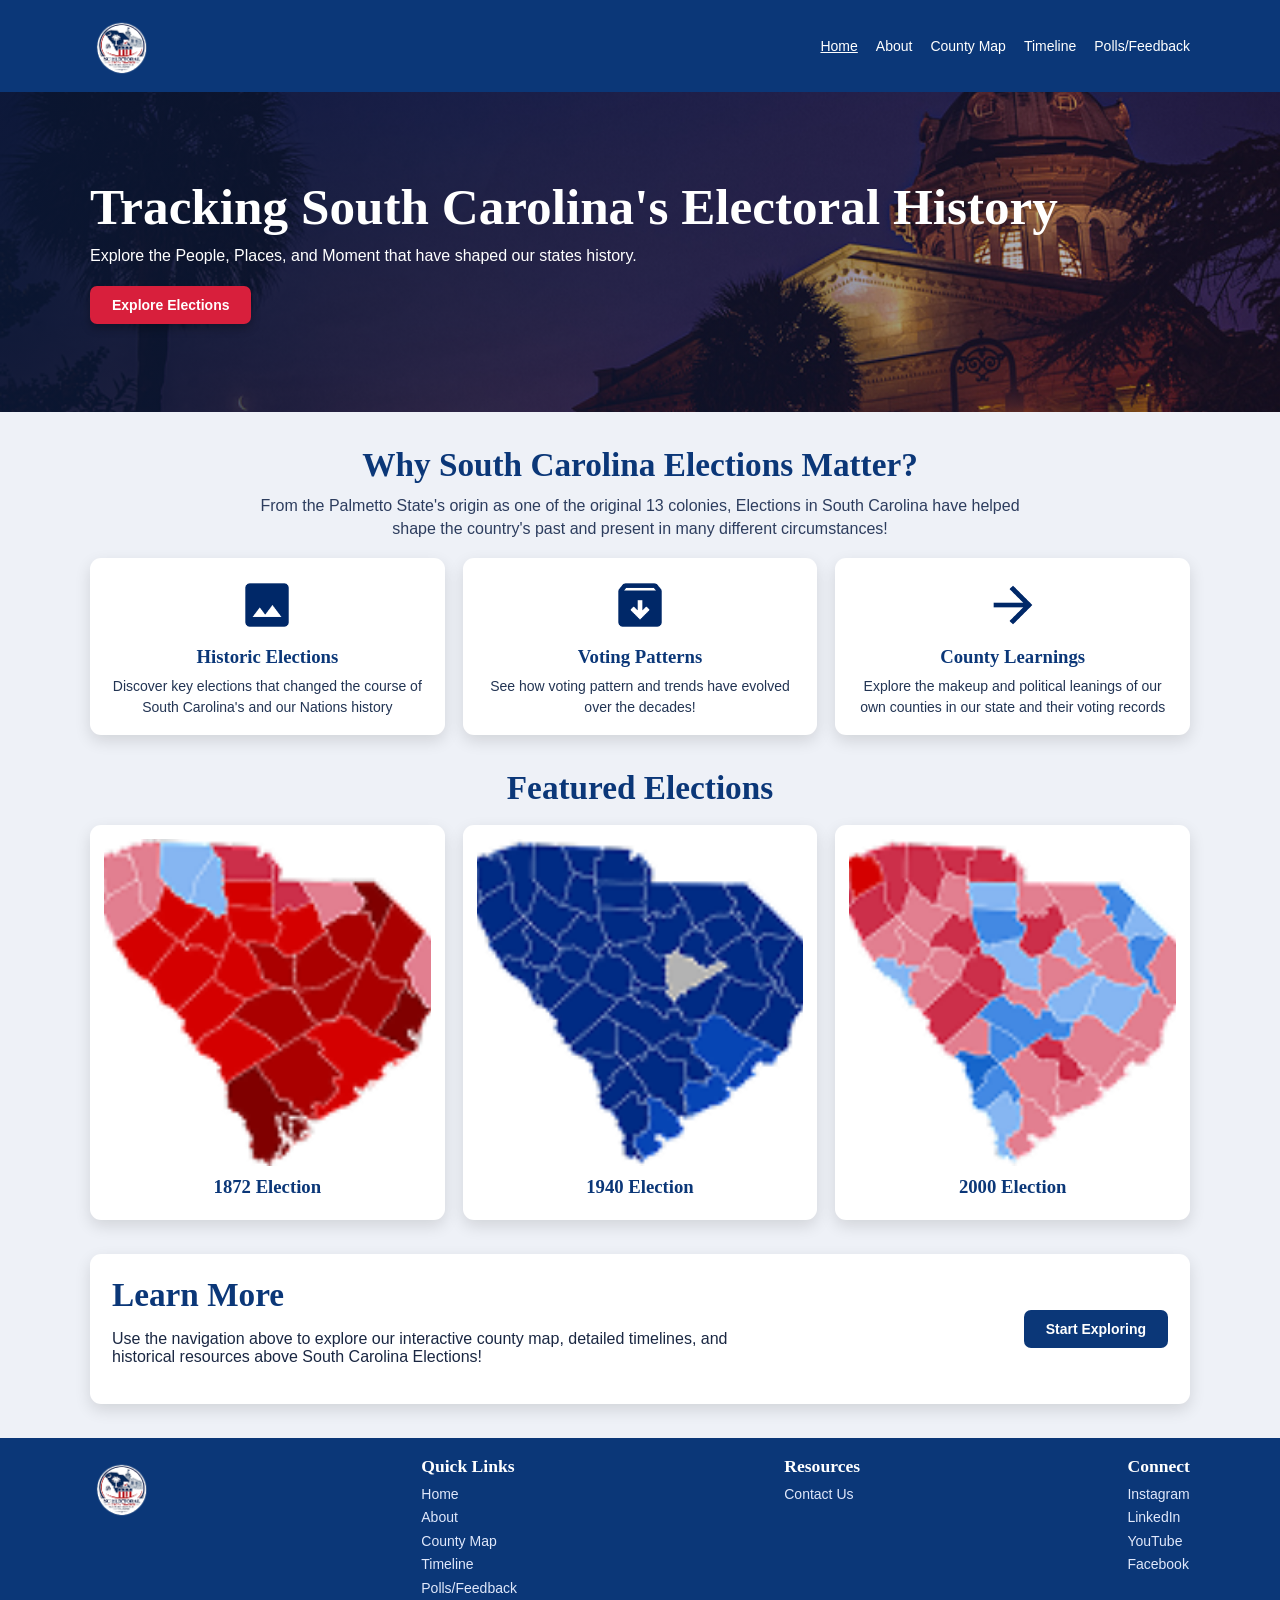
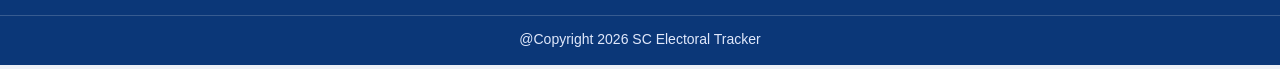
<file: index.html>
<!DOCTYPE html>
<html lang="en">
<head>
    <!-- Author: Mark Teague | Assignment: SC Electoral Tracker | Date: June 2026 -->
    <meta charset="UTF-8">
    <meta name="viewport" content="width=device-width, initial-scale=1.0">
    <title>SC Electoral Tracker | Home</title>
    <link rel="stylesheet" href="styles.css" type="text/css">
</head>
<body>

<header class="topbar">
    <div class="nav-wrap">
        <a class="brand" href="index.html">
            <img src="images/logo.png" alt="SC Electoral Tracker Logo">
        </a>

        <nav class="nav">
            <a href="index.html" class="active">Home</a>
            <a href="about.html">About</a>
            <a href="county-map.html">County Map</a>
            <a href="timeline.html">Timeline</a>
            <a href="polls.html">Polls/Feedback</a>
        </nav>
    </div>
</header>

<main>

    <section class="hero hero-home">
        <div class="hero-overlay"></div>
        <div class="hero-content">
            <h1>Tracking South Carolina's Electoral History</h1>
            <p>Explore the People, Places, and Moment that have shaped our states history.</p>
            <a class="btn btn-red" href="about.html" style="box-shadow: 0 4px 10px rgba(0,0,0,0.3);">
                Explore Elections
            </a>
        </div>
    </section>

    <section class="section">
        <h2>Why South Carolina Elections Matter?</h2>

        <p class="section-intro">
            From the Palmetto State's origin as one of the original 13 colonies,
            Elections in South Carolina have helped shape the country's past
            and present in many different circumstances!
        </p>

        <div class="feature-grid">

            <article class="feature-card">
                <img src="images/feature-history.png" alt="Historic Elections icon">
                <h3>Historic Elections</h3>
                <p>
                    Discover key elections that changed the course of South Carolina's
                    and our Nations history
                </p>
            </article>

            <article class="feature-card">
                <img src="images/feature-patterns.png" alt="Voting Patterns icon">
                <h3>Voting Patterns</h3>
                <p>
                    See how voting pattern and trends have evolved over the decades!
                </p>
            </article>

            <article class="feature-card">
                <img src="images/feature-county.png" alt="County Learning icon">
                <h3>County Learnings</h3>
                <p>
                    Explore the makeup and political leanings of our own counties
                    in our state and their voting records
                </p>
            </article>

        </div>
    </section>

    <section class="section">
        <h2>Featured Elections</h2>

        <div class="election-grid">

            <a class="region-link" href="#">
                <article class="election-card">
                    <img src="images/election-1872.png" alt="1872 Election map">
                    <h3>1872 Election</h3>
                </article>
            </a>

            <a class="region-link" href="#">
                <article class="election-card">
                    <img src="images/election-1940.png" alt="1940 Election map">
                    <h3>1940 Election</h3>
                </article>
            </a>

            <a class="region-link" href="#">
                <article class="election-card">
                    <img src="images/election-2000.png" alt="2000 Election map">
                    <h3>2000 Election</h3>
                </article>
            </a>

        </div>
    </section>

    <section class="section">
        <div class="callout">

            <div>
                <h2>Learn More</h2>
                <p>
                    Use the navigation above to explore our interactive county map,
                    detailed timelines, and historical resources above South Carolina Elections!
                </p>
            </div>

            <a class="btn btn-blue" href="county-map.html">
                Start Exploring
            </a>

        </div>
    </section>

</main>

<footer class="footer">

    <div class="footer-wrap">

        <div>
            <img class="footer-logo"
                 src="images/logo.png"
                 alt="SC Electoral Tracker Logo">
        </div>

        <div>
            <h3>Quick Links</h3>
            <a href="index.html">Home</a>
            <a href="about.html">About</a>
            <a href="county-map.html">County Map</a>
            <a href="timeline.html">Timeline</a>
            <a href="polls.html">Polls/Feedback</a>
        </div>

        <div>
            <h3>Resources</h3>
            <a href="#">Contact Us</a>
        </div>

        <div>
            <h3>Connect</h3>
            <p>Instagram</p>
            <p>LinkedIn</p>
            <p>YouTube</p>
            <p>Facebook</p>
        </div>

    </div>

    <p class="copyright">
        @Copyright 2026 SC Electoral Tracker
    </p>

</footer>

</body>
</html>
</file>
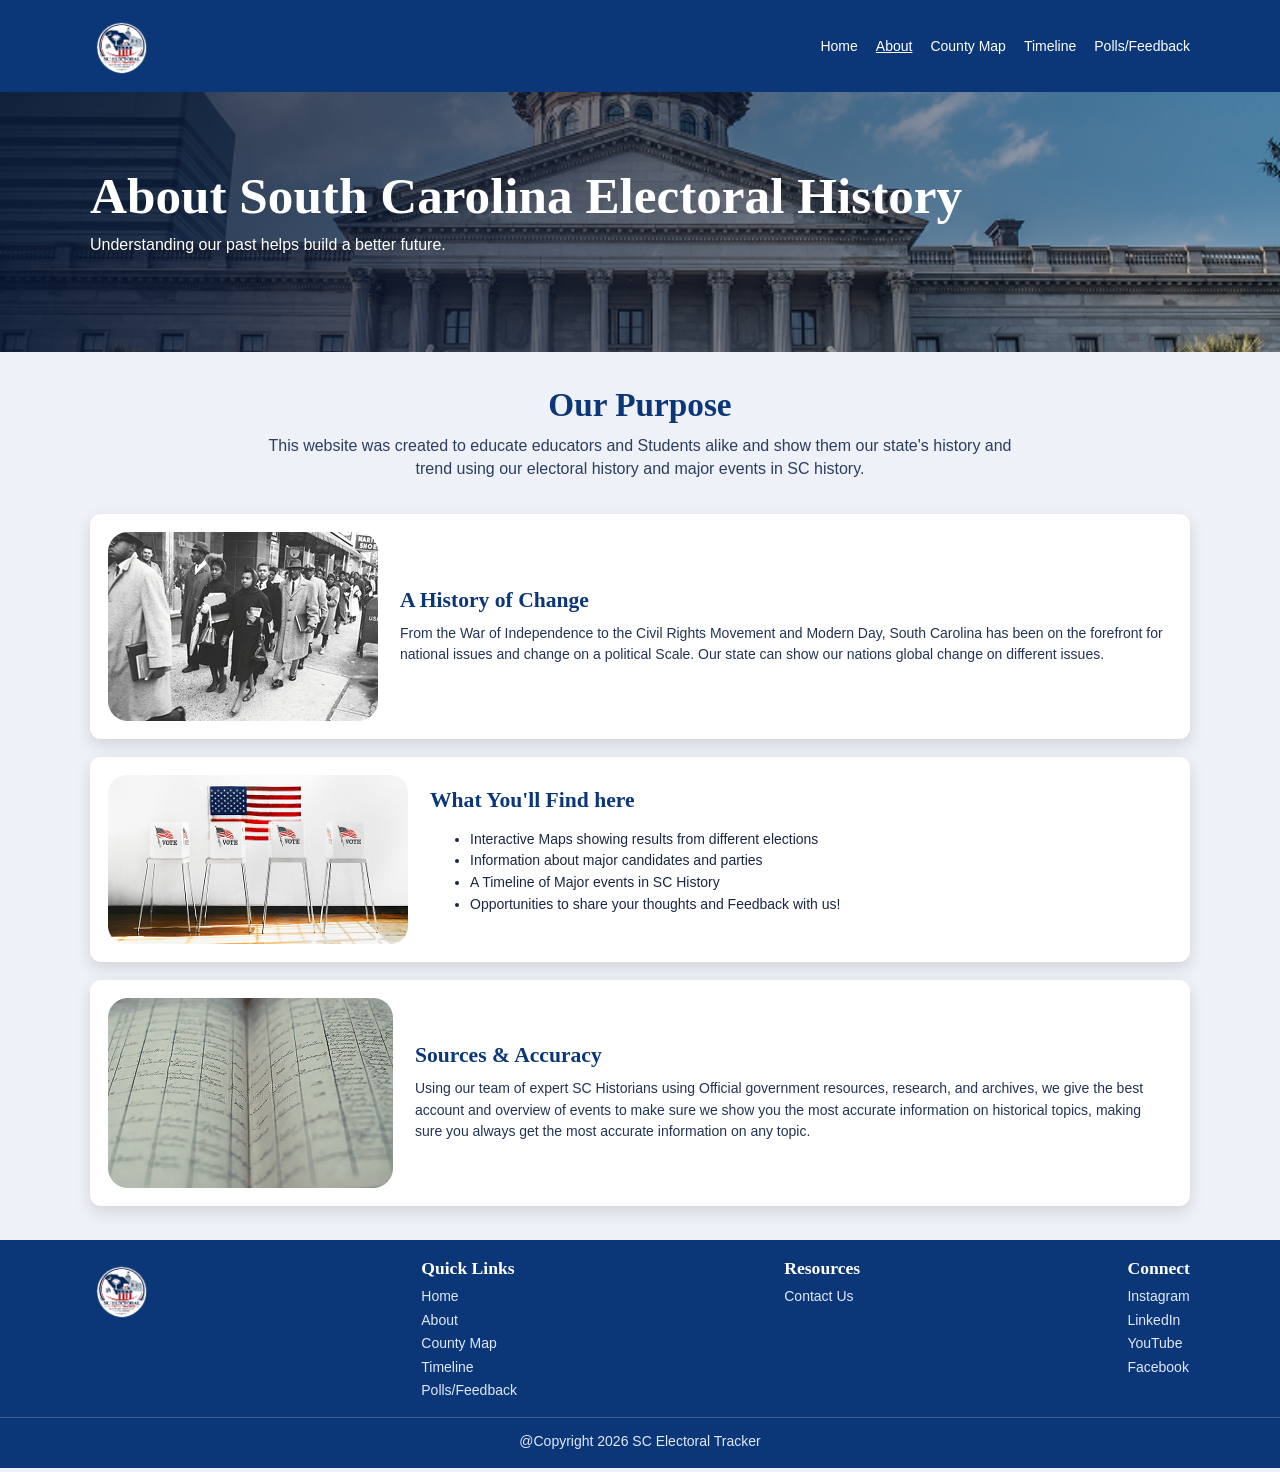
<file: about.html>
<!DOCTYPE html>
<html lang="en">
<head>
    <!-- Author: Mark Teague | Assignment: SC Electoral Tracker | Date: June 2026 -->
    <meta charset="UTF-8">
    <meta name="viewport" content="width=device-width, initial-scale=1.0">
    <title>SC Electoral Tracker | About</title>
    <link rel="stylesheet" href="styles.css" type="text/css">

    <style>
        .about-note {
            margin-top: 8px;
            font-size: 14px;
        }
    </style>
</head>
<body>

<header class="topbar">
    <div class="nav-wrap">
        <a class="brand" href="index.html">
            <img src="images/logo.png" alt="SC Electoral Tracker Logo">
        </a>

        <nav class="nav">
            <a href="index.html">Home</a>
            <a href="about.html" class="active">About</a>
            <a href="county-map.html">County Map</a>
            <a href="timeline.html">Timeline</a>
            <a href="polls.html">Polls/Feedback</a>
        </nav>
    </div>
</header>

<main>
    <section class="hero hero-about">
        <div class="hero-overlay"></div>
        <div class="hero-content">
            <h1>About South Carolina Electoral History</h1>
            <p>Understanding our past helps build a better future.</p>
        </div>
    </section>

    <section class="section">
        <h2>Our Purpose</h2>
        <p class="section-intro">
            This website was created to educate educators and Students alike and show them our state's history and trend using our electoral history and major events in SC history.
        </p>
    </section>

    <div class="section">
        <article class="info-card">
            <img src="images/about-history.png" alt="Civil Rights movement in South Carolina">
            <div>
                <h3>A History of Change</h3>
                <p>
                    From the War of Independence to the Civil Rights Movement and Modern Day, South Carolina has been on the forefront for national issues and change on a political Scale. Our state can show our nations global change on different issues.
                </p>
            </div>
        </article>

        <article class="info-card" style="margin-top: 18px;">
            <img src="images/about-booth.png" alt="Voting booths and American flag">
            <div>
                <h3>What You'll Find here</h3>
                <ul>
                    <li>Interactive Maps showing results from different elections</li>
                    <li>Information about major candidates and parties</li>
                    <li>A Timeline of Major events in SC History</li>
                    <li>Opportunities to share your thoughts and Feedback with us!</li>
                </ul>
            </div>
        </article>

        <article class="info-card" style="margin-top: 18px;">
            <img src="images/about-records.png" alt="Historical records ledger">
            <div>
                <h3>Sources &amp; Accuracy</h3>
                <p>
                    Using our team of expert SC Historians using Official government resources, research, and archives, we give the best account and overview of events to make sure we show you the most accurate information on historical topics, making sure you always get the most accurate information on any topic.
                </p>
            </div>
        </article>
    </div>
</main>

<footer class="footer">
    <div class="footer-wrap">
        <div>
            <img class="footer-logo" src="images/logo.png" alt="SC Electoral Tracker Logo">
        </div>

        <div>
            <h3>Quick Links</h3>
            <a href="index.html">Home</a>
            <a href="about.html">About</a>
            <a href="county-map.html">County Map</a>
            <a href="timeline.html">Timeline</a>
            <a href="polls.html">Polls/Feedback</a>
        </div>

        <div>
            <h3>Resources</h3>
            <a href="#">Contact Us</a>
        </div>

        <div>
            <h3>Connect</h3>
            <p>Instagram</p>
            <p>LinkedIn</p>
            <p>YouTube</p>
            <p>Facebook</p>
        </div>
    </div>

    <p class="copyright">@Copyright 2026 SC Electoral Tracker</p>
</footer>

</body>
</html>
</file>
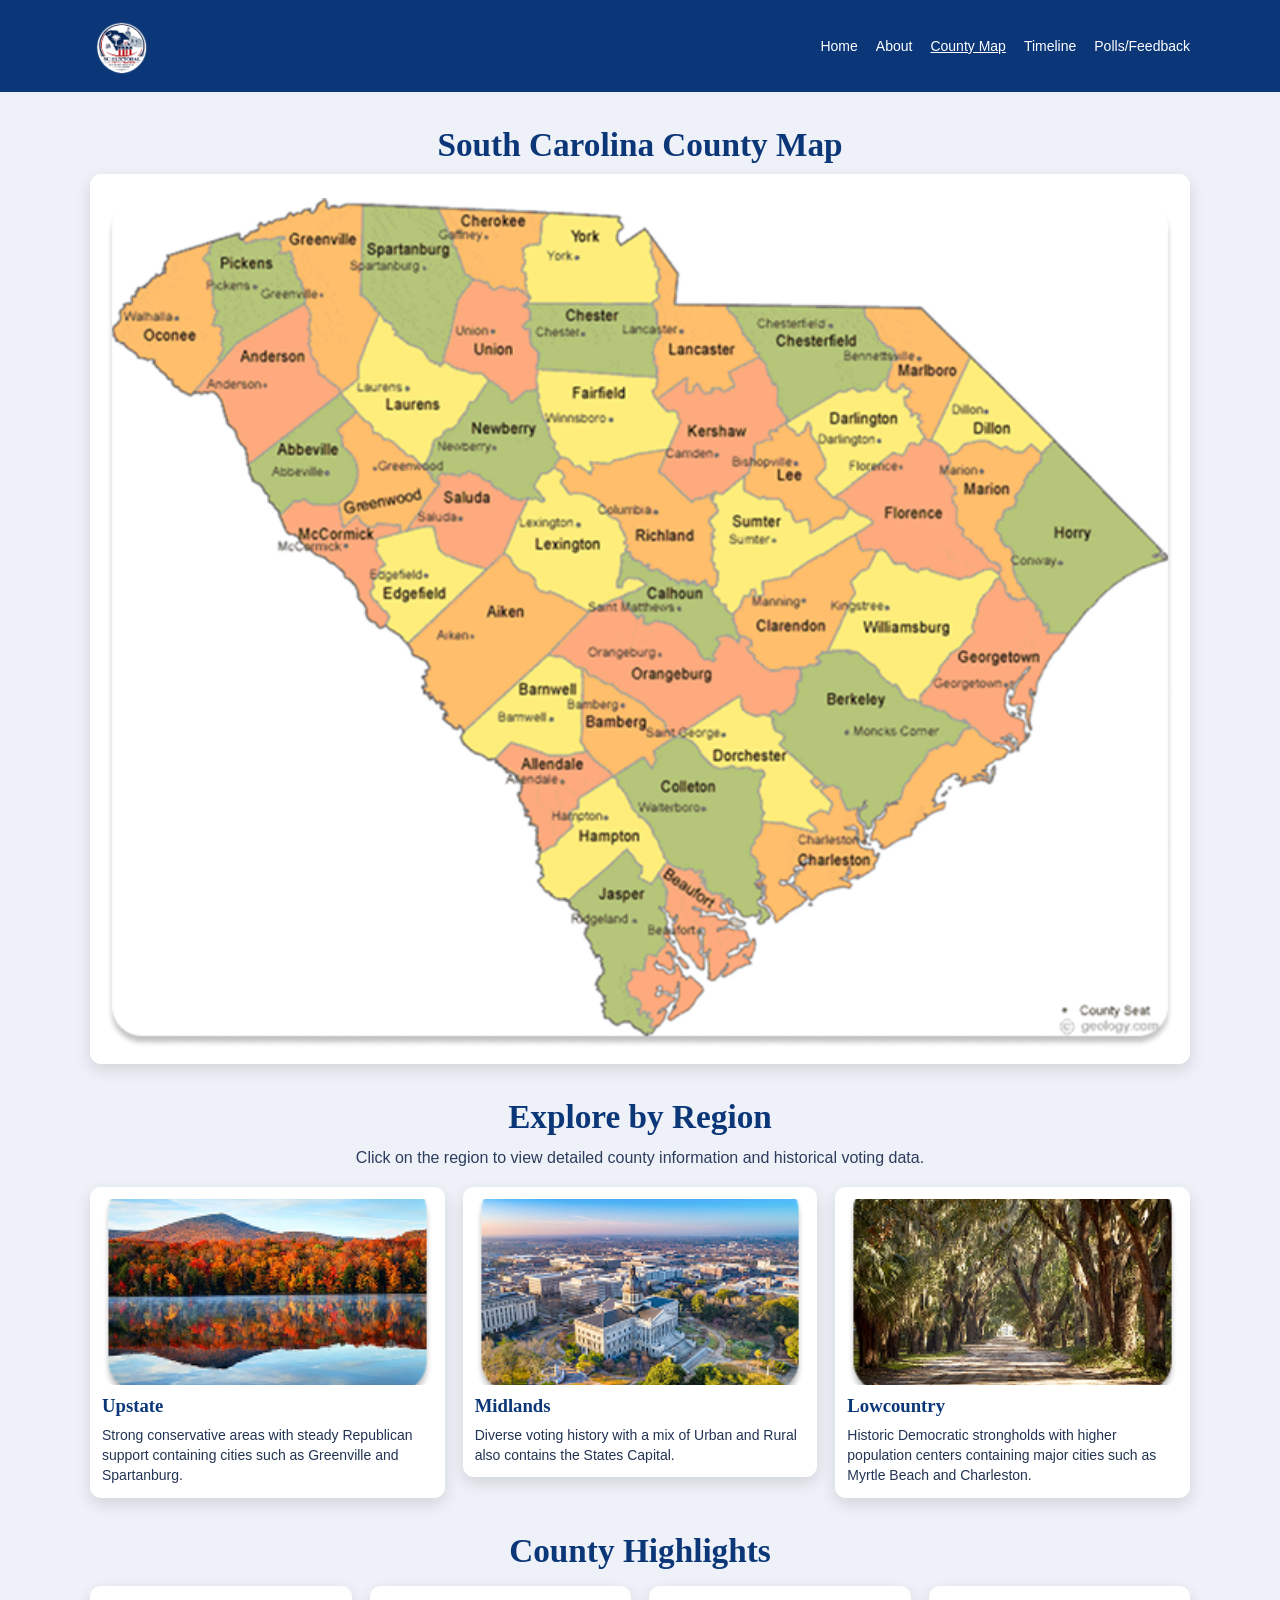
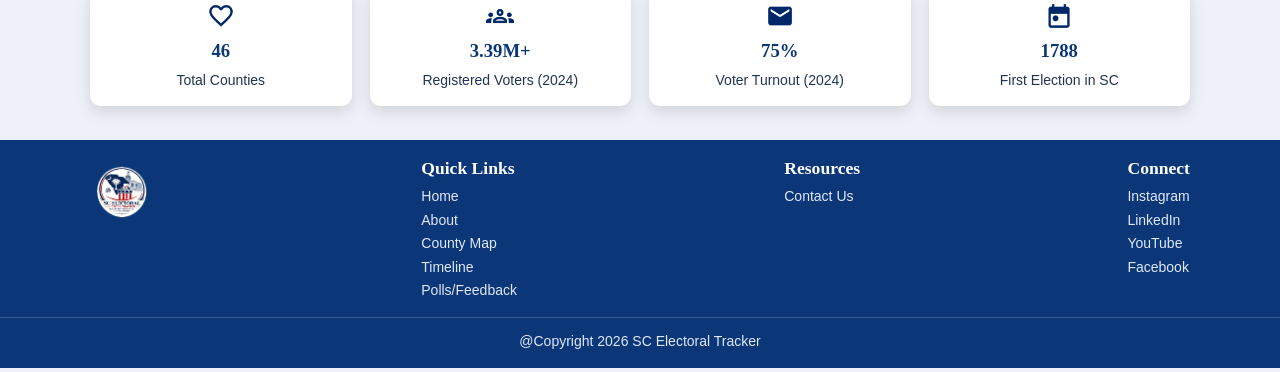
<file: county-map.html>
<!DOCTYPE html>
<html lang="en">
<head>
    <!-- Author: Mark Teague | Assignment: SC Electoral Tracker | Date: June 2026 -->
    <meta charset="UTF-8">
    <meta name="viewport" content="width=device-width, initial-scale=1.0">
    <title>SC Electoral Tracker | County Map</title>
    <link rel="stylesheet" href="styles.css" type="text/css">
</head>
<body>

<header class="topbar">
    <div class="nav-wrap">
        <a class="brand" href="index.html">
            <img src="images/logo.png" alt="SC Electoral Tracker Logo">
        </a>

        <nav class="nav">
            <a href="index.html">Home</a>
            <a href="about.html">About</a>
            <a href="county-map.html" class="active">County Map</a>
            <a href="timeline.html">Timeline</a>
            <a href="polls.html">Polls/Feedback</a>
        </nav>
    </div>
</header>

<main>

    <section class="section">
        <h2>South Carolina County Map</h2>

        <div class="map-card">
            <a href="#upstate">
                <img src="images/county-map.png" alt="South Carolina county map">
            </a>
        </div>
    </section>

    <section class="section">

        <h2>Explore by Region</h2>

        <p class="section-intro">
            Click on the region to view detailed county information and historical voting data.
        </p>

        <div class="region-grid">

            <a class="region-link" href="#upstate">
                <article class="region-card" id="upstate">
                    <img src="images/upstate.png" alt="Upstate region">
                    <h3>Upstate</h3>
                    <p>
                        Strong conservative areas with steady Republican support
                        containing cities such as Greenville and Spartanburg.
                    </p>
                </article>
            </a>

            <a class="region-link" href="#midlands">
                <article class="region-card" id="midlands">
                    <img src="images/midlands.png" alt="Midlands region">
                    <h3>Midlands</h3>
                    <p>
                        Diverse voting history with a mix of Urban and Rural
                        also contains the States Capital.
                    </p>
                </article>
            </a>

            <a class="region-link" href="#lowcountry">
                <article class="region-card" id="lowcountry">
                    <img src="images/lowcountry.png" alt="Lowcountry region">
                    <h3>Lowcountry</h3>
                    <p>
                        Historic Democratic strongholds with higher population
                        centers containing major cities such as Myrtle Beach and Charleston.
                    </p>
                </article>
            </a>

        </div>

    </section>

    <section class="section">

        <h2>County Highlights</h2>

        <div class="highlight-grid">

            <article class="highlight-card">
                <img src="images/favorite.png" alt="Total counties icon">
                <h3>46</h3>
                <p>Total Counties</p>
            </article>

            <article class="highlight-card">
                <img src="images/groups.png" alt="Registered voters icon">
                <h3>3.39M+</h3>
                <p>Registered Voters (2024)</p>
            </article>

            <article class="highlight-card">
                <img src="images/mail.png" alt="Voter turnout icon">
                <h3>75%</h3>
                <p>Voter Turnout (2024)</p>
            </article>

            <article class="highlight-card">
                <img src="images/today.png" alt="First election icon">
                <h3>1788</h3>
                <p>First Election in SC</p>
            </article>

        </div>

    </section>

</main>

<footer class="footer">
    <div class="footer-wrap">

        <div>
            <img class="footer-logo"
                 src="images/logo.png"
                 alt="SC Electoral Tracker Logo">
        </div>

        <div>
            <h3>Quick Links</h3>
            <a href="index.html">Home</a>
            <a href="about.html">About</a>
            <a href="county-map.html">County Map</a>
            <a href="timeline.html">Timeline</a>
            <a href="polls.html">Polls/Feedback</a>
        </div>

        <div>
            <h3>Resources</h3>
            <a href="#">Contact Us</a>
        </div>

        <div>
            <h3>Connect</h3>
            <p>Instagram</p>
            <p>LinkedIn</p>
            <p>YouTube</p>
            <p>Facebook</p>
        </div>

    </div>

    <p class="copyright">
        @Copyright 2026 SC Electoral Tracker
    </p>
</footer>

</body>
</html>
</file>
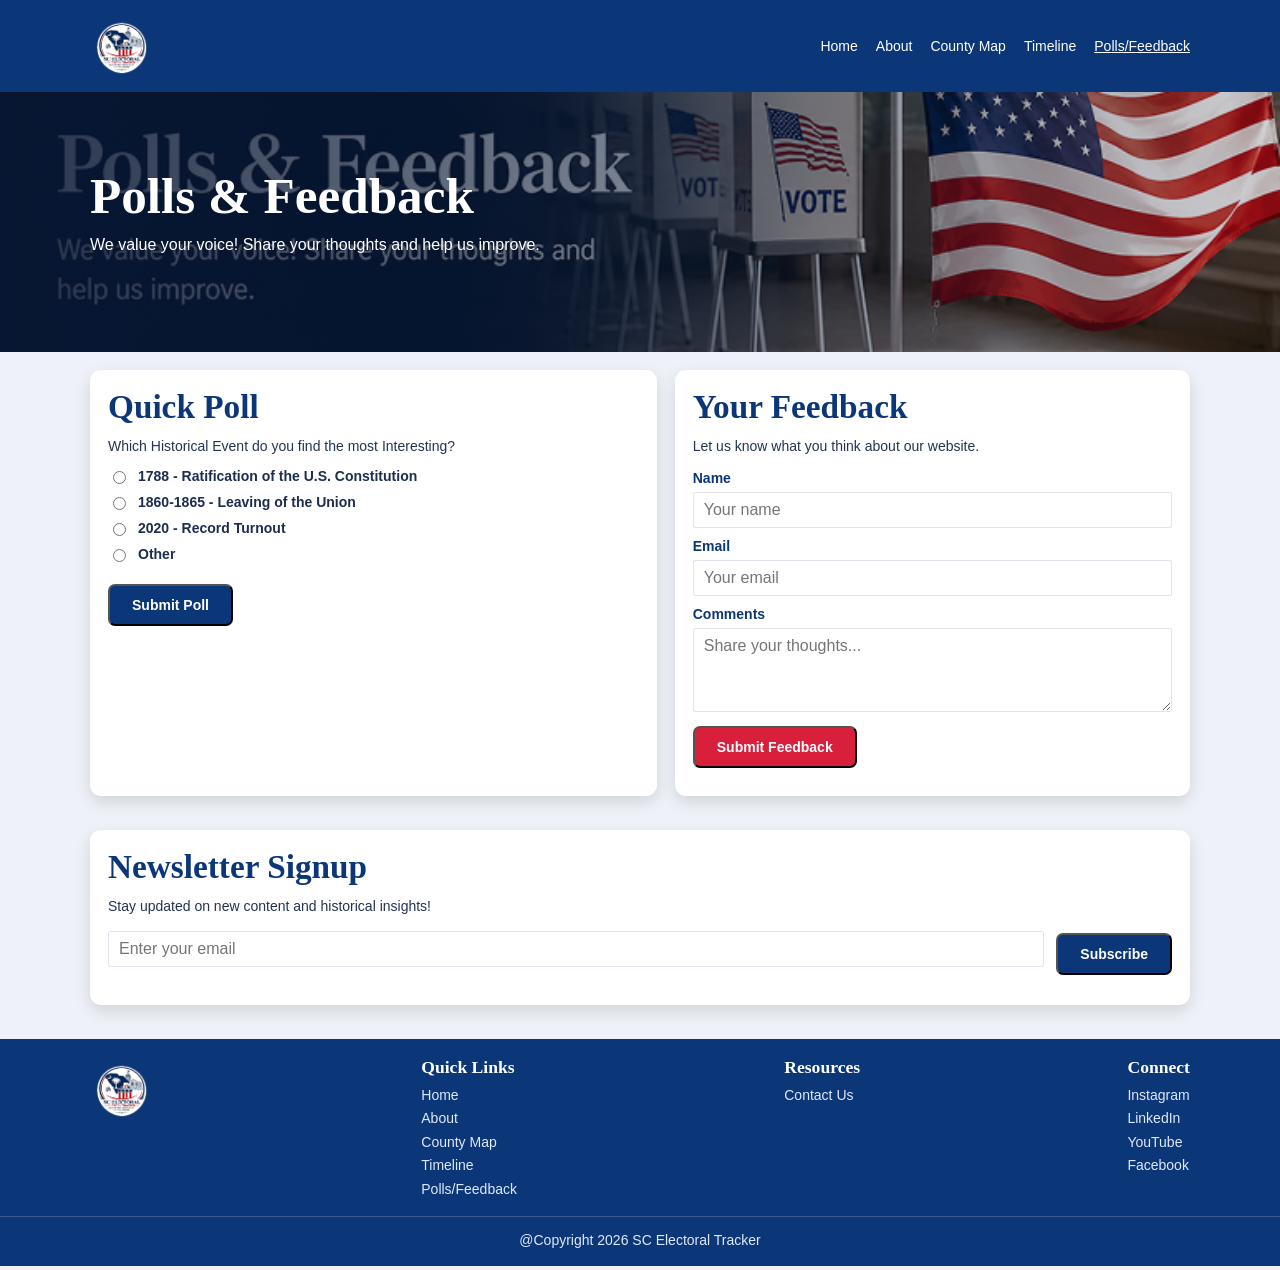
<file: polls.html>
<!DOCTYPE html>
<html lang="en">
<head>
    <!-- Author: Mark Teague | Assignment: SC Electoral Tracker | Date: June 2026 -->
    <meta charset="UTF-8">
    <meta name="viewport" content="width=device-width, initial-scale=1.0">
    <title>SC Electoral Tracker | Polls & Feedback</title>
    <link rel="stylesheet" href="styles.css" type="text/css">
</head>
<body>

<header class="topbar">
    <div class="nav-wrap">
        <a class="brand" href="index.html">
            <img src="images/logo.png" alt="SC Electoral Tracker Logo">
        </a>

        <nav class="nav">
            <a href="index.html">Home</a>
            <a href="about.html">About</a>
            <a href="county-map.html">County Map</a>
            <a href="timeline.html">Timeline</a>
            <a href="polls.html" class="active">Polls/Feedback</a>
        </nav>
    </div>
</header>

<main>

    <section class="hero hero-polls">
        <div class="hero-overlay"></div>
        <div class="hero-content">
            <h1>Polls &amp; Feedback</h1>
            <p>We value your voice! Share your thoughts and help us improve.</p>
        </div>
    </section>

    <div class="section form-grid">

        <section class="poll-card">

            <h2 style="text-align:left;">Quick Poll</h2>

            <p class="section-intro" style="text-align:left; margin:0 0 12px;">
                Which Historical Event do you find the most Interesting?
            </p>

            <form id="pollForm">

                <label class="poll-option">
                    <input type="radio" name="poll" value="1788 - Ratification of the U.S. Constitution">
                    1788 - Ratification of the U.S. Constitution
                </label>

                <label class="poll-option">
                    <input type="radio" name="poll" value="1860-1865 - Leaving of the Union">
                    1860-1865 - Leaving of the Union
                </label>

                <label class="poll-option">
                    <input type="radio" name="poll" value="2020 - Record Turnout">
                    2020 - Record Turnout
                </label>

                <label class="poll-option">
                    <input type="radio"
                        name="poll"
                        value="Other"
                        id="otherOption">
                    Other
                </label>

                <input type="text"
                     id="otherText"
                    placeholder="Please specify..."
                    style="display:none; margin-top:10px; width:100%;">

                <button type="submit" class="btn btn-blue" style="margin-top:12px;">
                    Submit Poll
                </button>

                <p id="pollMessage"></p>

            </form>

        </section>

        <section class="form-card">

            <h2 style="text-align:left;">Your Feedback</h2>

            <p class="section-intro" style="text-align:left; margin:0 0 14px;">
                Let us know what you think about our website.
            </p>

            <form id="feedbackForm">

                <label for="name">Name</label>
                <input id="name" type="text" placeholder="Your name">

                <label for="email">Email</label>
                <input id="email" type="email" placeholder="Your email">

                <label for="comments">Comments</label>
                <textarea id="comments" placeholder="Share your thoughts..."></textarea>

                <button type="submit" class="btn btn-red">
                    Submit Feedback
                </button>

                <p id="message"></p>

            </form>

        </section>

    </div>

    <section class="section">

        <div class="poll-card">

            <h2 style="text-align:left;">Newsletter Signup</h2>

            <p class="section-intro" style="text-align:left; margin:0 0 12px;">
                Stay updated on new content and historical insights!
            </p>

            <form id="subscribeForm">

                <div class="submit-row">

                    <input type="email"
                           id="subscribeEmail"
                           placeholder="Enter your email"
                           style="flex:1 1 280px;">

                    <button type="submit" class="btn btn-blue">
                        Subscribe
                    </button>

                </div>

                <p id="subscribeMessage"></p>

            </form>

        </div>

    </section>

</main>

<footer class="footer">

    <div class="footer-wrap">

        <div>
            <img class="footer-logo"
                 src="images/logo.png"
                 alt="SC Electoral Tracker Logo">
        </div>

        <div>
            <h3>Quick Links</h3>

            <a href="index.html">Home</a>
            <a href="about.html">About</a>
            <a href="county-map.html">County Map</a>
            <a href="timeline.html">Timeline</a>
            <a href="polls.html">Polls/Feedback</a>
        </div>

        <div>
            <h3>Resources</h3>
            <a href="#">Contact Us</a>
        </div>

        <div>
            <h3>Connect</h3>

            <p>Instagram</p>
            <p>LinkedIn</p>
            <p>YouTube</p>
            <p>Facebook</p>
        </div>

    </div>

    <p class="copyright">
        @Copyright 2026 SC Electoral Tracker
    </p>

</footer>

<script>
document.addEventListener("DOMContentLoaded", function () {

    const feedbackForm = document.getElementById("feedbackForm");
    const message = document.getElementById("message");

    feedbackForm.addEventListener("submit", function(event) {
        event.preventDefault();

        const name = document.getElementById("name").value.trim();
        const email = document.getElementById("email").value.trim();
        const comments = document.getElementById("comments").value.trim();

        if (name === "" || email === "" || comments === "") {
            message.style.color = "red";
            message.textContent = "Please fill out all fields.";
            return;
        }

        const emailPattern = /^[^\s@]+@[^\s@]+\.[^\s@]+$/;

        if (!emailPattern.test(email)) {
            message.style.color = "red";
            message.textContent = "Please enter a valid email address.";
            return;
        }

        message.style.color = "green";
        message.textContent = "Form submitted successfully!";
    });

    const pollForm = document.getElementById("pollForm");
    const pollMessage = document.getElementById("pollMessage");
    const otherOption = document.getElementById("otherOption");
    const otherText = document.getElementById("otherText");

    document.querySelectorAll('input[name="poll"]').forEach(option => {
        option.addEventListener("change", function() {
            if (otherOption.checked) {
                otherText.style.display = "block";
            } else {
                otherText.style.display = "none";
                otherText.value = "";
            }
        });
    });

    pollForm.addEventListener("submit", function(event) {
        event.preventDefault();

        const selected = document.querySelector('input[name="poll"]:checked');

        if (!selected) {
            pollMessage.style.color = "red";
            pollMessage.textContent = "Please select an option before submitting.";
            return;
        }

        let selectedValue = selected.value;

        if (selectedValue === "Other") {
            const customAnswer = otherText.value.trim();

            if (customAnswer === "") {
                pollMessage.style.color = "red";
                pollMessage.textContent = "Please type your answer for Other.";
                return;
            }

            selectedValue = customAnswer;
        }

        pollMessage.style.color = "green";
        pollMessage.textContent = "Thank you for voting for: " + selectedValue;
    });

    const subscribeForm = document.getElementById("subscribeForm");
    const subscribeEmail = document.getElementById("subscribeEmail");
    const subscribeMessage = document.getElementById("subscribeMessage");

    subscribeForm.addEventListener("submit", function(event) {
        event.preventDefault();

        const email = subscribeEmail.value.trim();
        const emailPattern = /^[^\s@]+@[^\s@]+\.[^\s@]+$/;

        if (email === "") {
            subscribeMessage.style.color = "red";
            subscribeMessage.textContent = "Please enter an email address.";
            return;
        }

        if (!emailPattern.test(email)) {
            subscribeMessage.style.color = "red";
            subscribeMessage.textContent = "Please enter a valid email address.";
            return;
        }

        subscribeMessage.style.color = "green";
        subscribeMessage.textContent = "Thanks for subscribing!";
        subscribeEmail.value = "";
    });

});
</script>

</body>
</html>
</file>
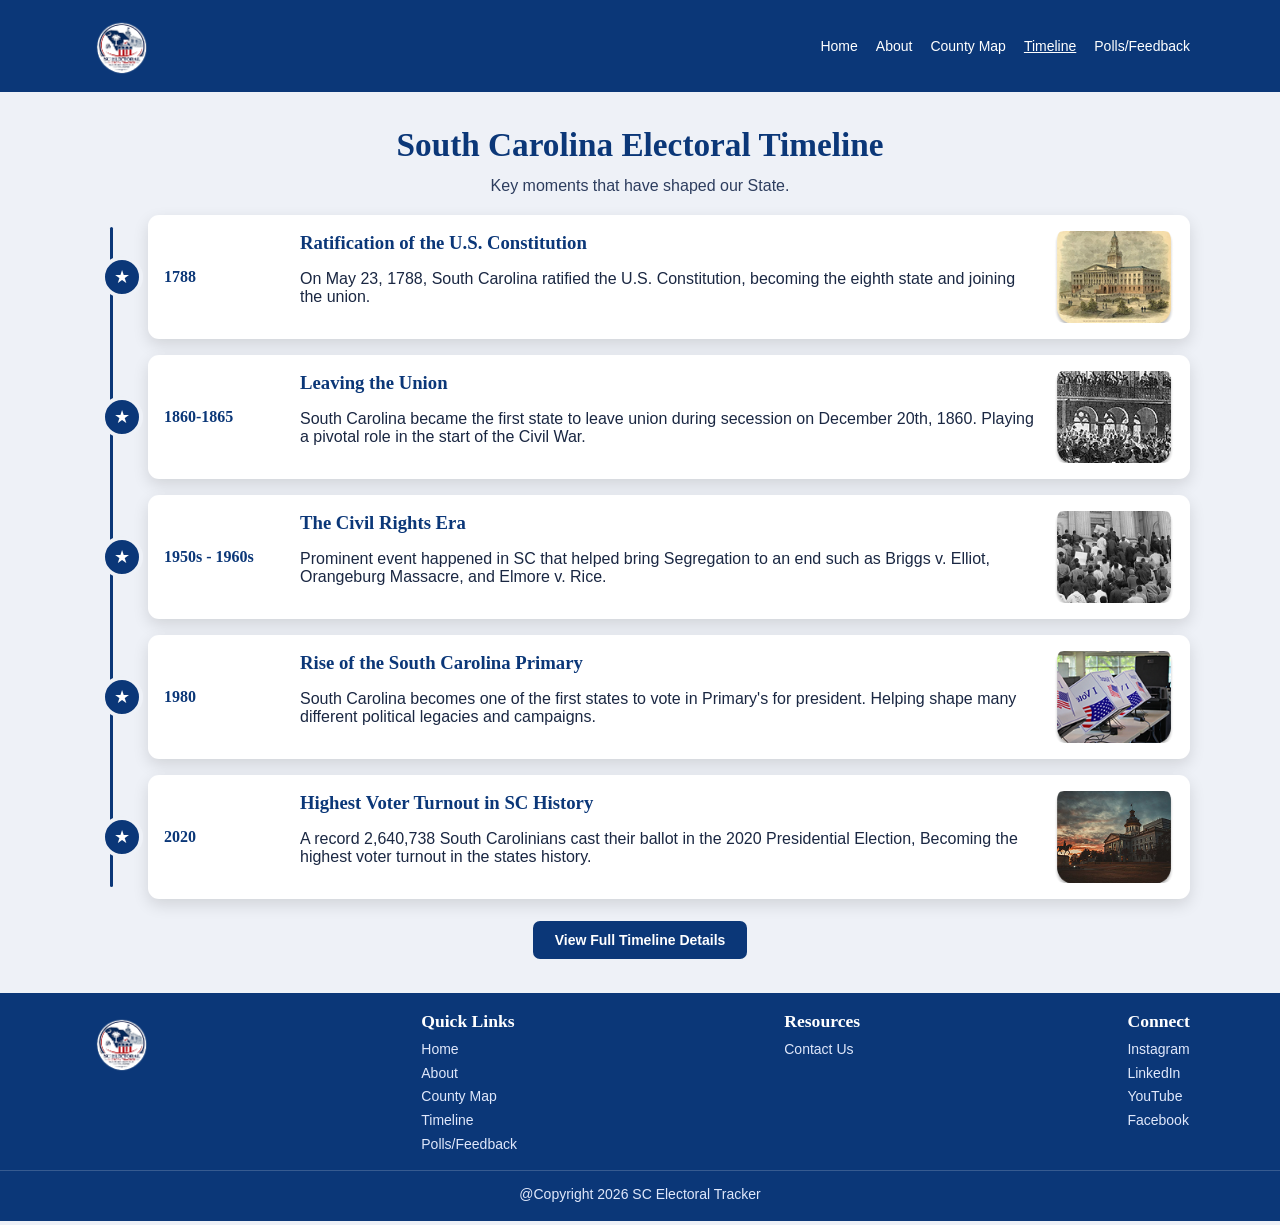
<file: timeline.html>
<!DOCTYPE html>
<html lang="en">
<head>
    <!-- Author: Mark Teague | Assignment: SC Electoral Tracker | Date: June 2026 -->
    <meta charset="UTF-8">
    <meta name="viewport" content="width=device-width, initial-scale=1.0">
    <title>SC Electoral Tracker | Timeline</title>
    <link rel="stylesheet" href="styles.css" type="text/css">
</head>
<body>

<header class="topbar">
    <div class="nav-wrap">
        <a class="brand" href="index.html">
            <img src="images/logo.png" alt="SC Electoral Tracker Logo">
        </a>

        <nav class="nav">
            <a href="index.html">Home</a>
            <a href="about.html">About</a>
            <a href="county-map.html">County Map</a>
            <a href="timeline.html" class="active">Timeline</a>
            <a href="polls.html">Polls/Feedback</a>
        </nav>
    </div>
</header>

<main>
    <section class="section">
        <h2>South Carolina Electoral Timeline</h2>
        <p class="section-intro">Key moments that have shaped our State.</p>

        <div class="timeline-wrap">
            <article class="timeline-item">
                <div class="timeline-year">1788</div>
                <div>
                    <h3 class="timeline-title">Ratification of the U.S. Constitution</h3>
                    <p>On May 23, 1788, South Carolina ratified the U.S. Constitution, becoming the eighth state and joining the union.</p>
                </div>
                <img src="images/timeline-1788.png" alt="Statehouse historic building">
            </article>

            <article class="timeline-item">
                <div class="timeline-year">1860-1865</div>
                <div>
                    <h3 class="timeline-title">Leaving the Union</h3>
                    <p>South Carolina became the first state to leave union during secession on December 20th, 1860. Playing a pivotal role in the start of the Civil War.</p>
                </div>
                <img src="images/timeline-1860.png" alt="Historic crowd scene">
            </article>

            <article class="timeline-item">
                <div class="timeline-year">1950s - 1960s</div>
                <div>
                    <h3 class="timeline-title">The Civil Rights Era</h3>
                    <p>Prominent event happened in SC that helped bring Segregation to an end such as Briggs v. Elliot, Orangeburg Massacre, and Elmore v. Rice.</p>
                </div>
                <img src="images/timeline-1950s.png" alt="Civil rights era crowd">
            </article>

            <article class="timeline-item">
                <div class="timeline-year">1980</div>
                <div>
                    <h3 class="timeline-title">Rise of the South Carolina Primary</h3>
                    <p>South Carolina becomes one of the first states to vote in Primary's for president. Helping shape many different political legacies and campaigns.</p>
                </div>
                <img src="images/timeline-1980.png" alt="Voting booths and campaign signs">
            </article>

            <article class="timeline-item">
                <div class="timeline-year">2020</div>
                <div>
                    <h3 class="timeline-title">Highest Voter Turnout in SC History</h3>
                    <p>A record 2,640,738 South Carolinians cast their ballot in the 2020 Presidential Election, Becoming the highest voter turnout in the states history.</p>
                </div>
                <img src="images/timeline-2020.png" alt="Evening statehouse image">
            </article>
        </div>

        <div class="button-row">
            <a class="btn btn-blue" href="#">View Full Timeline Details</a>
        </div>
    </section>
</main>

<footer class="footer">
    <div class="footer-wrap">
        <div>
            <img class="footer-logo" src="images/logo.png" alt="SC Electoral Tracker Logo">
        </div>

        <div>
            <h3>Quick Links</h3>
            <a href="index.html">Home</a>
            <a href="about.html">About</a>
            <a href="county-map.html">County Map</a>
            <a href="timeline.html">Timeline</a>
            <a href="polls.html">Polls/Feedback</a>
        </div>

        <div>
            <h3>Resources</h3>
            <a href="#">Contact Us</a>
        </div>

        <div>
            <h3>Connect</h3>
            <p>Instagram</p>
            <p>LinkedIn</p>
            <p>YouTube</p>
            <p>Facebook</p>
        </div>
    </div>

    <p class="copyright">@Copyright 2026 SC Electoral Tracker</p>
</footer>

</body>
</html>
</file>
<file: styles.css>
* {
  box-sizing: border-box;
}


html, body {
  margin: 0;
  padding: 0;
}


body {
  font-family: Arial, Helvetica, sans-serif;
  background: #eef1f7;
  color: #1a2742;
}


img {
  max-width: 100%;
  display: block;
}


a {
  text-decoration: none;
}


.topbar,
.footer {
  background: #0b3778;
  color: #ffffff;
}


.topbar {
  padding: 14px 0;
}


.nav-wrap,
.footer-wrap,
.section,
.page-wrap {
  width: min(1100px, 92%);
  margin: 0 auto;
}


.nav-wrap,
.footer-wrap {
  display: flex;
  align-items: center;
  justify-content: space-between;
  gap: 16px;
}


.brand img,
.footer-logo {
  width: 64px;
  height: 64px;
  object-fit: contain;
}


.nav {
  display: flex;
  flex-wrap: wrap;
  justify-content: flex-end;
  gap: 18px;
}


.nav a {
  color: #ffffff;
  font-size: 14px;
}


.nav a:hover,
.nav a.active {
  text-decoration: underline;
}


.hero {
  position: relative;
  overflow: hidden;
}


.hero-home {
  min-height: 320px;
  background: url("images/home-hero.png") center/cover no-repeat;
  display: flex;
  align-items: center;
}


.hero-about {
  min-height: 260px;
  background: url("images/about-banner.png") center/cover no-repeat;
  display: flex;
  align-items: center;
}


.hero-polls {
  min-height: 260px;
  background: url("images/polls-hero.png") center/cover no-repeat;
  display: flex;
  align-items: center;
}


.hero-overlay {
  position: absolute;
  inset: 0;
  background: linear-gradient(90deg, rgba(8, 23, 52, 0.88), rgba(8, 23, 52, 0.18));
}


.hero-content {
  position: relative;
  width: min(1100px, 92%);
  margin: 0 auto;
  color: #ffffff;
  padding: 36px 0;
}


.hero-content h1 {
  margin: 0 0 10px;
  font-family: Georgia, "Times New Roman", serif;
  font-size: clamp(2rem, 4vw, 3.35rem);
  line-height: 1.05;
}


.hero-content p {
  max-width: 640px;
  margin: 0 0 18px;
  line-height: 1.5;
  font-size: 1rem;
}


.hero-about .hero-content p,
.hero-polls .hero-content p {
  max-width: 520px;
}


.btn {
  display: inline-block;
  padding: 11px 22px;
  border-radius: 7px;
  color: #ffffff;
  font-weight: 700;
  font-size: 14px;
}


.btn-red {
  background: #d81f3c;
}


.btn-blue {
  background: #0b3778;
}


.section {
  margin: 34px auto;
}


.section h2 {
  margin: 0 0 10px;
  text-align: center;
  font-family: Georgia, "Times New Roman", serif;
  color: #0b3778;
  font-size: clamp(1.5rem, 2.6vw, 2.1rem);
}


.section-intro {
  max-width: 760px;
  margin: 0 auto 18px;
  text-align: center;
  line-height: 1.45;
  color: #2d3d5e;
}


.feature-grid,
.election-grid,
.region-grid,
.highlight-grid,
.form-grid {
  display: grid;
  gap: 18px;
}


.feature-grid {
  grid-template-columns: repeat(3, 1fr);
  margin-top: 18px;
}


.election-grid {
  grid-template-columns: repeat(3, 1fr);
  margin-top: 18px;
}


.card,
.feature-card,
.election-card,
.callout,
.info-card,
.map-card,
.poll-card,
.form-card,
.highlight-card,
.region-card {
  background: #ffffff;
  border-radius: 11px;
  box-shadow: 0 6px 16px rgba(0, 0, 0, 0.12);
}


.feature-card {
  text-align: center;
  padding: 18px 16px;
}


.feature-card img {
  width: 58px;
  height: 58px;
  object-fit: contain;
  margin: 0 auto 12px;
}


.feature-card h3,
.election-card h3,
.info-card h3,
.map-card h3,
.poll-card h3,
.form-card h3,
.highlight-card h3,
.region-card h3 {
  margin: 0 0 8px;
  font-family: Georgia, "Times New Roman", serif;
  color: #0b3778;
}


.feature-card p,
.election-card p,
.info-card p,
.map-card p,
.poll-card p,
.form-card p,
.highlight-card p,
.region-card p {
  margin: 0;
  line-height: 1.45;
  color: #223453;
  font-size: 14px;
}


.election-card {
  text-align: center;
  padding: 14px;
}


.election-card img {
  border-radius: 9px;
  width: 100%;
  aspect-ratio: 1 / 1;
  object-fit: cover;
  margin-bottom: 10px;
}


.callout {
  display: flex;
  align-items: center;
  justify-content: space-between;
  gap: 18px;
  padding: 22px;
}


.callout h2 {
  text-align: left;
  margin: 0 0 10px;
}


.callout p {
  max-width: 680px;
}


.callout .btn {
  min-width: 140px;
  text-align: center;
}


.info-card {
  display: flex;
  align-items: center;
  gap: 22px;
  padding: 18px;
}


.info-card img {
  width: 300px;
  border-radius: 12px;
  object-fit: cover;
}


.info-card h3 {
  text-align: left;
  margin-bottom: 10px;
  font-size: 1.35rem;
}


.info-card p,
.info-card li {
  font-size: 14px;
  line-height: 1.55;
}


.about-copy {
  width: min(900px, 92%);
  margin: 0 auto 18px;
  text-align: center;
}


.about-copy p {
  margin: 0;
  line-height: 1.5;
}


.map-card {
  padding: 16px;
}


.map-card img {
  width: 100%;
  border-radius: 10px;
  margin-top: 8px;
}


.region-grid {
  grid-template-columns: repeat(3, 1fr);
  margin-top: 16px;
}


.region-card {
  padding: 12px;
}


.region-card img {
  width: 100%;
  aspect-ratio: 16 / 9;
  object-fit: cover;
  border-radius: 10px;
  margin-bottom: 10px;
}


.highlight-grid {
  grid-template-columns: repeat(4, 1fr);
  margin-top: 16px;
}


.highlight-card {
  text-align: center;
  padding: 16px 12px;
}


.highlight-card img {
  width: 28px;
  height: 28px;
  object-fit: contain;
  margin: 0 auto 10px;
}


.timeline-wrap {
  position: relative;
  margin-top: 10px;
  padding-left: 58px;
}


.timeline-wrap::before {
  content: "";
  position: absolute;
  left: 20px;
  top: 12px;
  bottom: 12px;
  width: 3px;
  background: #0b3778;
  border-radius: 2px;
}


.timeline-item {
  position: relative;
  display: grid;
  grid-template-columns: 120px 1fr 120px;
  gap: 16px;
  align-items: center;
  padding: 16px;
  margin: 16px 0;
  background: #ffffff;
  border-radius: 11px;
  box-shadow: 0 6px 16px rgba(0, 0, 0, 0.12);
}


.timeline-item::before {
  content: "★";
  position: absolute;
  left: -47px;
  top: 50%;
  transform: translateY(-50%);
  width: 34px;
  height: 34px;
  border-radius: 50%;
  background: #0b3778;
  color: #ffffff;
  display: grid;
  place-items: center;
  font-size: 18px;
  border: 4px solid #eef1f7;
}


.timeline-year {
  font-family: Georgia, "Times New Roman", serif;
  font-size: 1rem;
  font-weight: 700;
  color: #0b3778;
}


.timeline-title {
  margin: 0 0 8px;
  font-family: Georgia, "Times New Roman", serif;
  color: #0b3778;
}


.timeline-item img {
  width: 100%;
  height: 92px;
  object-fit: cover;
  border-radius: 10px;
}


.button-row {
  text-align: center;
  margin-top: 22px;
}


.poll-card,
.form-card {
  padding: 18px;
}


.form-grid {
  grid-template-columns: 1.1fr 1fr;
  margin-top: 18px;
}


label {
  display: block;
  margin-bottom: 6px;
  color: #0b3778;
  font-size: 14px;
  font-weight: 700;
}


input[type="text"],
input[type="email"],
textarea {
  width: 100%;
  border: 1px solid #e1e4ee;
  border-radius: 2px;
  padding: 8px 10px;
  margin-bottom: 10px;
  font: inherit;
}


textarea {
  min-height: 84px;
  resize: vertical;
}


.poll-option {
  display: flex;
  align-items: center;
  gap: 9px;
  margin: 10px 0;
  font-size: 14px;
  color: #1d2d4f;
}


.submit-row {
  display: flex;
  gap: 12px;
  align-items: center;
  flex-wrap: wrap;
  margin-top: 14px;
}


.footer {
  margin-top: 34px;
  padding-top: 18px;
}


.footer-wrap {
  align-items: flex-start;
  padding-bottom: 12px;
}


.footer h3 {
  margin: 0 0 8px;
  font-family: Georgia, "Times New Roman", serif;
  font-size: 1.1rem;
  color: #ffffff;
}


.footer a,
.footer p {
  display: block;
  margin: 0 0 4px;
  color: #e0e8fb;
  font-size: 14px;
  line-height: 1.4;
}


.copyright {
  margin: 0;
  padding: 14px 0 16px;
  text-align: center;
  border-top: 1px solid rgba(255, 255, 255, 0.18);
  font-size: 13px;
  color: #d7e1f5;
}


@media (max-width: 900px) {
  .feature-grid,
  .election-grid,
  .region-grid,
  .highlight-grid,
  .form-grid {
    grid-template-columns: 1fr;
  }


  .timeline-item {
    grid-template-columns: 1fr;
  }

  .timeline-item img {
    height: auto;
  }


  .info-card,
  .callout,
  .nav-wrap,
  .footer-wrap {
    flex-direction: column;
    align-items: center;
    text-align: center;
  }
  .info-card h3,
  .callout h2 {
    text-align: center;
  }


  .nav {
    justify-content: center;
  }
}
#message {
    margin-top: 10px;
    font-weight: bold;
}
#message,
#pollMessage,
#subscribeMessage {
    margin-top: 10px;
    font-weight: bold;
}

.map-card img,
.region-card {
    transition: transform 0.25s ease, box-shadow 0.25s ease;
}

.map-card img:hover {
    transform: scale(1.02);
    cursor: pointer;
}

.region-card:hover {
    transform: scale(1.03);
    box-shadow: 0 10px 22px rgba(0, 0, 0, 0.18);
    cursor: pointer;
}

.region-link {
    text-decoration: none;
    color: inherit;
    display: block;
}

.election-card {
    transition: transform 0.25s ease, box-shadow 0.25s ease;
}

.election-card:hover {
    transform: scale(1.05);
    box-shadow: 0 10px 22px rgba(0, 0, 0, 0.18);
    cursor: pointer;
}

.election-card img {
    transition: transform 0.25s ease;
}

.election-card:hover img {
    transform: scale(1.05);
}
</file>
